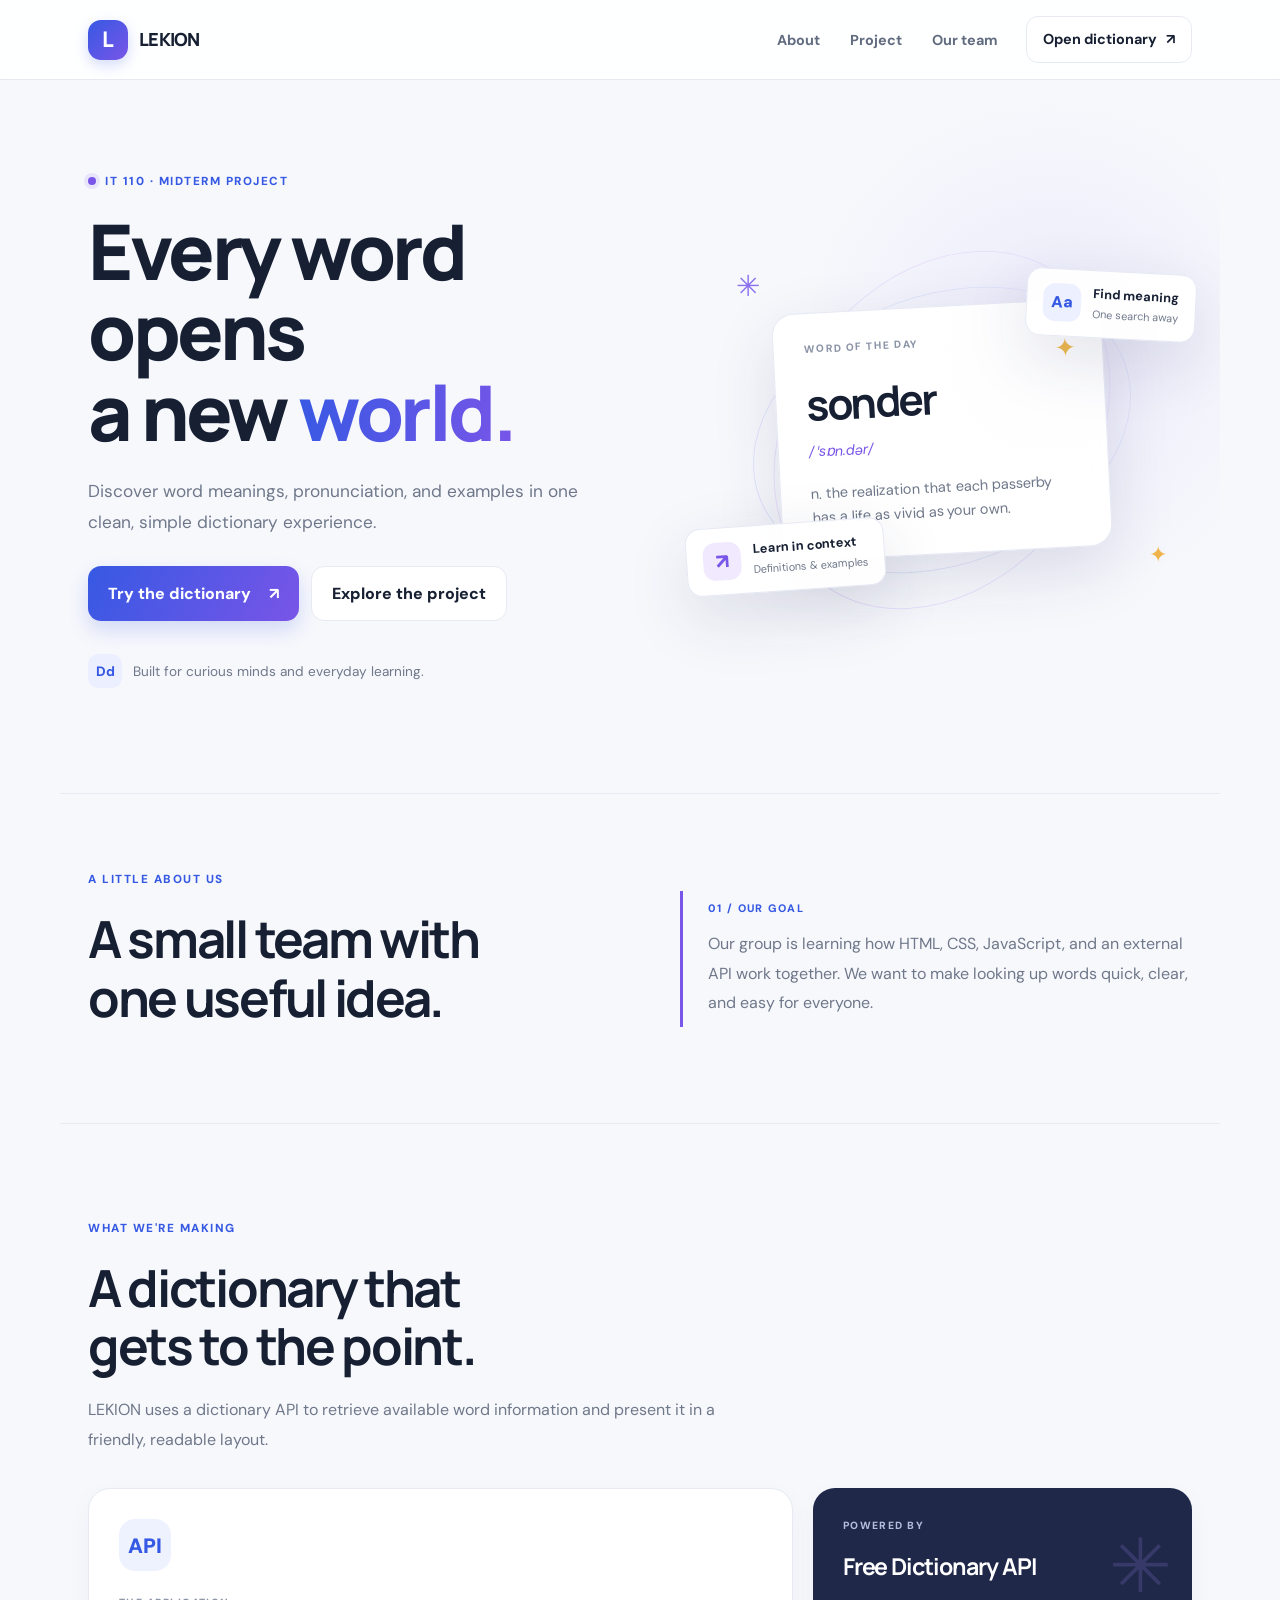
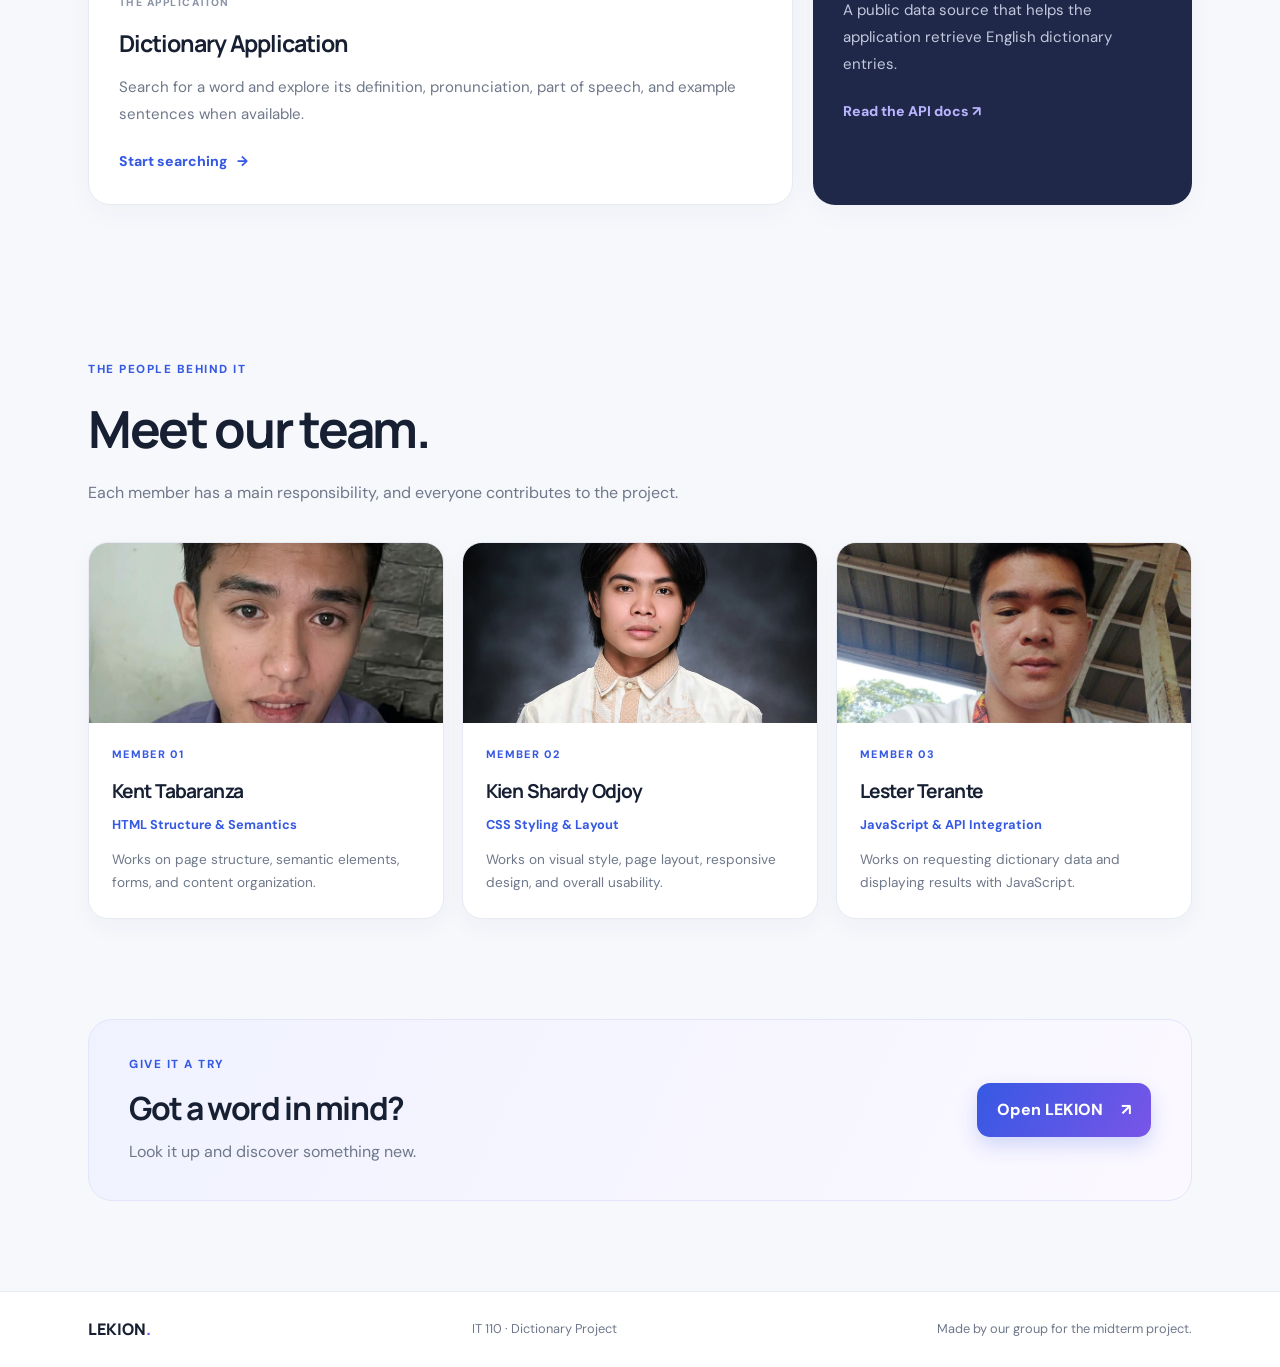
<file: index.html>
<!DOCTYPE html>
<html lang="en">
<head>
  <meta charset="UTF-8">
  <meta name="viewport" content="width=device-width, initial-scale=1.0">
  <meta name="description" content="LEKION is a dictionary website for exploring word meanings, pronunciation, and examples.">
  <title>LEKION | Our Dictionary Project</title>
  <link rel="stylesheet" href="styles.css">
</head>
<body>
  <header class="site-header">
    <nav class="nav-wrap" aria-label="Main navigation">
      <a class="brand" href="index.html" aria-label="LEKION home">
        <span class="brand-mark" aria-hidden="true">L</span><span>LEKION</span>
      </a>
      <ul class="nav-links">
        <li><a href="#about">About</a></li>
        <li><a href="#project">Project</a></li>
        <li><a href="#members">Our team</a></li>
      </ul>
      <a class="nav-cta" href="app.html">Open dictionary <span aria-hidden="true">↗</span></a>
    </nav>
  </header>

  <main>
    <section class="portfolio-hero" id="about">
      <div class="hero-copy">
        <p class="eyebrow"><span class="eyebrow-dot"></span> IT 110 · Midterm Project</p>
        <h1>Every word opens<br>a new <span>world.</span></h1>
        <p class="hero-description">Discover word meanings, pronunciation, and examples in one clean, simple dictionary experience.</p>
        <div class="hero-actions">
          <a class="button" href="app.html">Try the dictionary <span aria-hidden="true">↗</span></a>
          <a class="button button-light" href="#project">Explore the project</a>
        </div>
        <div class="hero-proof"><span class="proof-icon">Dd</span><span>Built for curious minds and everyday learning.</span></div>
      </div>
      <div class="hero-visual" aria-label="Decorative word cards">
        <div class="visual-orbit orbit-one"></div><div class="visual-orbit orbit-two"></div>
        <div class="floating-card card-main"><span class="card-label">WORD OF THE DAY</span><strong>sonder</strong><em>/ˈsɒn.dər/</em><p>n. the realization that each passerby has a life as vivid as your own.</p><span class="card-spark">✦</span></div>
        <div class="floating-card card-small card-top"><span class="mini-symbol">Aa</span><span><b>Find meaning</b><small>One search away</small></span></div>
        <div class="floating-card card-small card-bottom"><span class="mini-symbol purple">↗</span><span><b>Learn in context</b><small>Definitions & examples</small></span></div>
        <span class="decor-star star-one">✳</span><span class="decor-star star-two">✦</span>
      </div>
    </section>

    <section class="portfolio-section about-section">
      <div class="about-grid">
        <div><p class="eyebrow">A little about us</p><h2 class="section-heading">A small team with<br>one useful idea.</h2></div>
        <div class="about-note"><span class="note-number">01 / OUR GOAL</span><p>Our group is learning how HTML, CSS, JavaScript, and an external API work together. We want to make looking up words quick, clear, and easy for everyone.</p></div>
      </div>
    </section>

    <section class="portfolio-section project-section" id="project">
      <p class="eyebrow">What we're making</p>
      <h2 class="section-heading">A dictionary that<br>gets to the point.</h2>
      <p class="section-copy">LEKION uses a dictionary API to retrieve available word information and present it in a friendly, readable layout.</p>
      <div class="project-grid">
        <article class="project-card"><div class="project-icon">API</div><span class="card-label">THE APPLICATION</span><h3>Dictionary Application</h3><p>Search for a word and explore its definition, pronunciation, part of speech, and example sentences when available.</p><a href="app.html" class="text-link">Start searching <span aria-hidden="true">→</span></a></article>
        <aside class="api-card"><div class="api-orb">✳</div><span class="card-label">POWERED BY</span><h3>Free Dictionary API</h3><p>A public data source that helps the application retrieve English dictionary entries.</p><a class="text-link" href="https://freedictionaryapi.com/" target="_blank" rel="noopener noreferrer">Read the API docs ↗</a></aside>
      </div>
    </section>

    <section class="portfolio-section team-section" id="members">
      <p class="eyebrow">The people behind it</p>
      <h2 class="section-heading">Meet our team.</h2>
      <p class="section-copy">Each member has a main responsibility, and everyone contributes to the project.</p>
      <div class="team-grid">
        <article class="member-card"><div class="member-photo-wrap"><img class="member-photo" src="Kent.jpg" alt="Kent Tabaranza" loading="lazy" onerror="this.style.display='none'"><span class="photo-fallback">KT</span></div><div class="member-info"><span class="member-number">MEMBER 01</span><h3>Kent Tabaranza</h3><p class="member-role">HTML Structure &amp; Semantics</p><p>Works on page structure, semantic elements, forms, and content organization.</p></div></article>
        <article class="member-card"><div class="member-photo-wrap"><img class="member-photo" src="Kien.jpg" alt="Kien Shardy Odjoy" loading="lazy" onerror="this.style.display='none'"><span class="photo-fallback">KO</span></div><div class="member-info"><span class="member-number">MEMBER 02</span><h3>Kien Shardy Odjoy</h3><p class="member-role">CSS Styling &amp; Layout</p><p>Works on visual style, page layout, responsive design, and overall usability.</p></div></article>
        <article class="member-card"><div class="member-photo-wrap"><img class="member-photo" src="Lester.jpg" alt="Lester Terante" loading="lazy" onerror="this.style.display='none'"><span class="photo-fallback">LT</span></div><div class="member-info"><span class="member-number">MEMBER 03</span><h3>Lester Terante</h3><p class="member-role">JavaScript &amp; API Integration</p><p>Works on requesting dictionary data and displaying results with JavaScript.</p></div></article>
      </div>
    </section>

    <section class="app-callout"><div><p class="eyebrow">Give it a try</p><h2>Got a word in mind?</h2><p>Look it up and discover something new.</p></div><a class="button" href="app.html">Open LEKION <span aria-hidden="true">↗</span></a></section>
  </main>
  <footer class="site-footer"><div class="footer-inner"><a class="footer-brand" href="index.html">LEKION<span>.</span></a><p>IT 110 · Dictionary Project</p><p>Made by our group for the midterm project.</p></div></footer>
</body>
</html>
</file>
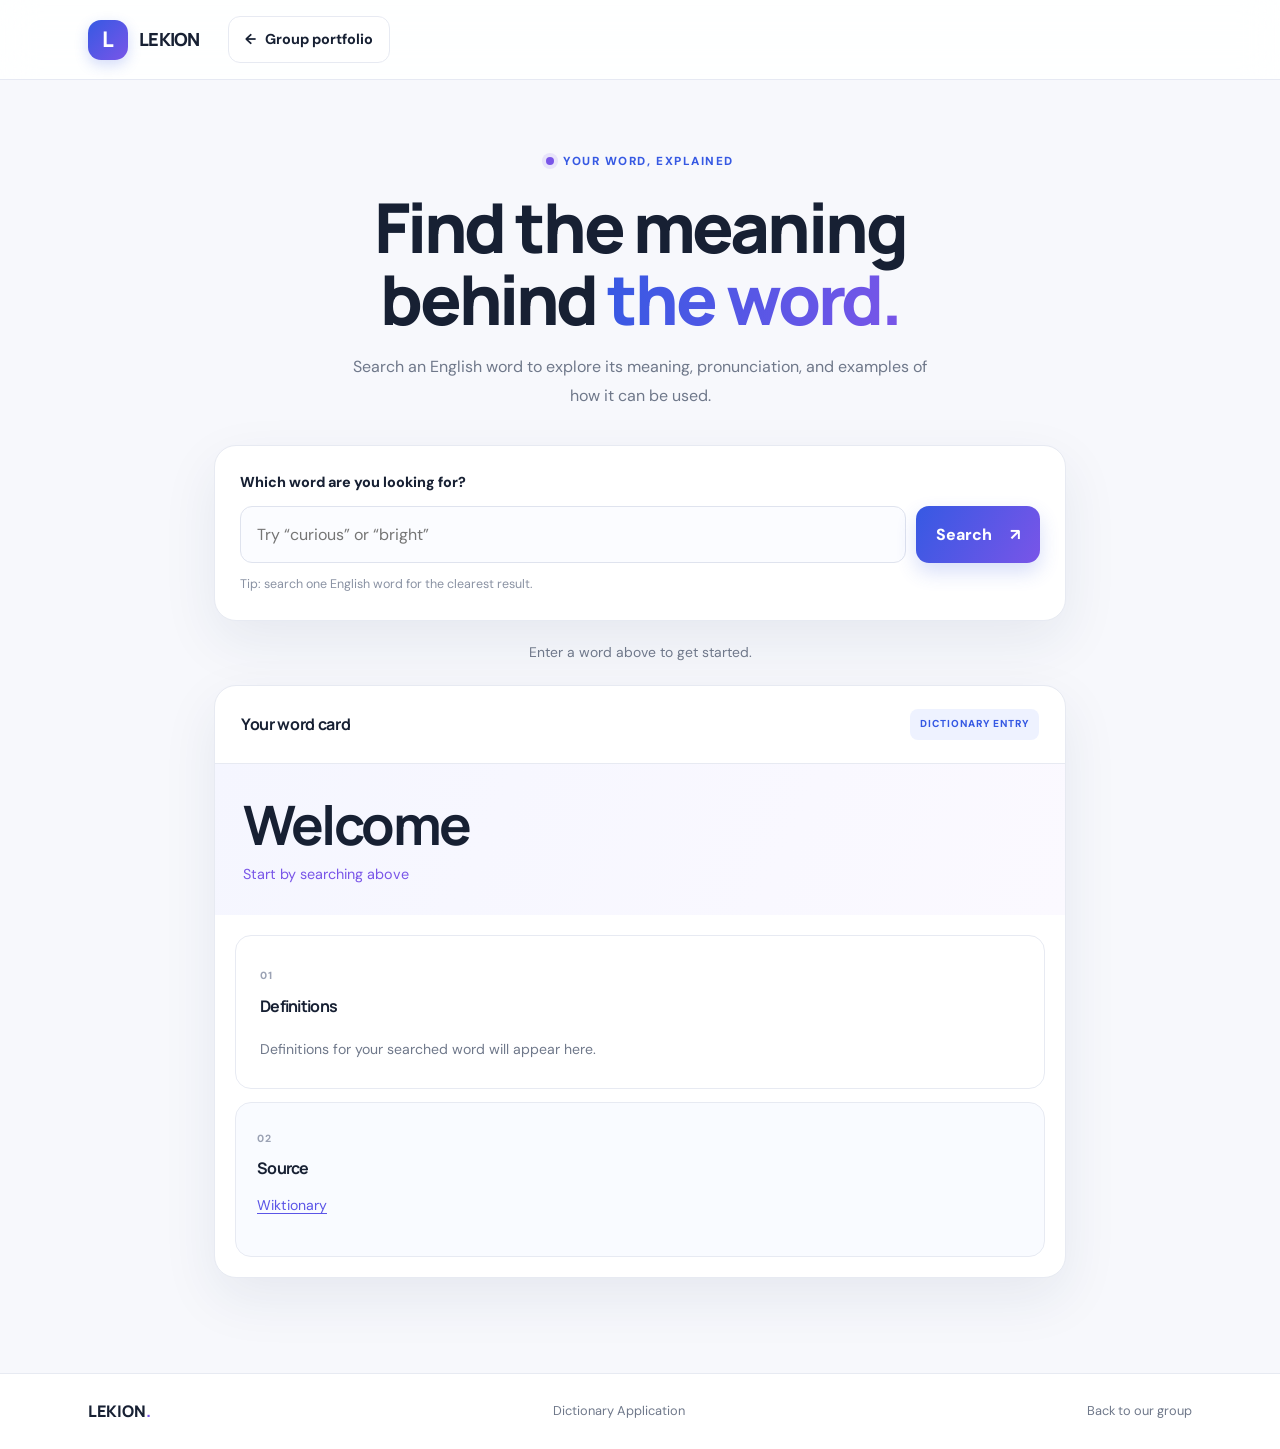
<file: app.html>
<!DOCTYPE html>
<html lang="en">
<head>
  <meta charset="UTF-8">
  <meta name="viewport" content="width=device-width, initial-scale=1.0">
  <meta name="description" content="Use LEKION to look up definitions, pronunciation, and example sentences.">
  <title>LEKION | Dictionary</title>
  <link rel="stylesheet" href="styles.css">
  <script src="script.js" defer></script>
</head>
<body class="dictionary-page">
  <header class="site-header">
    <nav class="nav-wrap" aria-label="Main navigation">
      <a class="brand" href="index.html" aria-label="LEKION home"><span class="brand-mark" aria-hidden="true">L</span><span>LEKION</span></a>
      <a class="nav-cta" href="index.html"><span aria-hidden="true">←</span> Group portfolio</a>
    </nav>
  </header>
  <main class="dictionary-main">
    <section class="dictionary-intro">
      <p class="eyebrow"><span class="eyebrow-dot"></span> YOUR WORD, EXPLAINED</p>
      <h1>Find the meaning<br>behind <span>the word.</span></h1>
      <p>Search an English word to explore its meaning, pronunciation, and examples of how it can be used.</p>
    </section>

    <section class="search-panel" aria-labelledby="search-title">
      <form id="dictionaryForm">
        <label id="search-title" for="wordInput">Which word are you looking for?</label>
        <div class="search-row"><input type="text" id="wordInput" name="word" placeholder="Try “curious” or “bright”" autocomplete="off" required><button class="button" id="searchButton" type="submit">Search <span aria-hidden="true">↗</span></button></div>
        <p class="search-hint">Tip: search one English word for the clearest result.</p>
      </form>
    </section>

    <p id="statusMessage" class="status-message" role="status" aria-live="polite">Enter a word above to get started.</p>
    <section id="errorMessage" class="error-message" aria-live="polite" hidden><h2>We couldn't find that word.</h2><p id="errorText">Please check the spelling and try again.</p></section>

    <section id="dictionaryResult" class="dictionary-result" aria-live="polite" aria-labelledby="resultHeading">
      <div class="result-topline"><h2 id="resultHeading">Your word card</h2><span class="result-tag">DICTIONARY ENTRY</span></div>
      <article class="word-information"><div><h3 id="word">Welcome</h3><p id="phonetic">Start by searching above</p></div><button id="audioButton" class="audio-button" type="button" aria-label="Play pronunciation" hidden>▶</button></article>
      <div class="result-details result-details-full">
        <article class="detail-card definitions-card"><span class="detail-number">01</span><h3>Definitions</h3><div id="allEntries"><p>Definitions for your searched word will appear here.</p></div></article>
        <article class="detail-card source"><span class="detail-number">02</span><h3>Source</h3><p><a id="source" href="https://freedictionaryapi.com/" target="_blank" rel="noopener noreferrer">Wiktionary</a></p></article>
      </div>
    </section>
  </main>
  <footer class="site-footer"><div class="footer-inner"><a class="footer-brand" href="index.html">LEKION<span>.</span></a><p>Dictionary Application</p><p><a href="index.html">Back to our group</a></p></div></footer>
</body>
</html>
</file>
<file: styles.css>
@import url('https://fonts.googleapis.com/css2?family=DM+Sans:wght@400;500;600;700&family=Manrope:wght@400;500;600;700;800&display=swap');
:root {
    --ink:#172033;
    --muted:#6f788a;
    --blue:#3659e3;
    --purple:#7955e8;
    --line:#e7eaf2;
    --paper:#f7f8fc;
    --white:#fff;
    --soft-blue:#eef2ff;
    --shadow:0 20px 55px rgba(30,45,90,.08)
}
* {
    box-sizing:border-box
}
html {
    scroll-behavior:smooth;
    scroll-padding-top:95px
}
body {
    margin:0;
    background:var(--paper);
    color:var(--ink);
    font-family:"DM Sans",Arial,sans-serif;
    line-height:1.6
}
a {
    color:inherit;
    text-decoration:none
}
button,input {
    font:inherit
}
.site-header {
    position:sticky;
    top:0;
    z-index:20;
    background:rgba(255,255,255,.88);
    backdrop-filter:blur(18px);
    border-bottom:1px solid rgba(226,230,241,.85)
}
.nav-wrap {
    max-width:1160px;
    margin:auto;
    padding:16px 28px;
    display:flex;
    align-items:center;
    gap:28px;
    min-height:76px
}
.brand {
    display:inline-flex;
    align-items:center;
    gap:11px;
    font-family:Manrope,sans-serif;
    font-size:1.13rem;
    font-weight:800;
    letter-spacing:-.04em
}
.brand-mark {
    width:40px;
    height:40px;
    display:grid;
    place-items:center;
    border-radius:13px;
    background:linear-gradient(135deg,var(--blue),var(--purple));
    color:white;
    font-size:1.35rem;
    font-weight:900;
    box-shadow:0 5px 14px rgba(54,89,227,.22);
    transition:transform .18s ease,box-shadow .18s ease
}
.brand:hover .brand-mark {
    transform:translateY(-2px) rotate(-4deg);
    box-shadow:0 8px 20px rgba(54,89,227,.3)
}
.nav-links {
    display:flex;
    list-style:none;
    align-items:center;
    gap:30px;
    margin:0 0 0 auto;
    padding:0
}
.nav-links a,.nav-cta {
    font-size:.9rem;
    font-weight:700;
    color:#626c80;
    transition:color .2s
}
.nav-links a:hover,.nav-cta:hover {
    color:var(--blue)
}
.nav-cta {
    display:inline-flex;
    align-items:center;
    gap:9px;
    padding:11px 16px;
    border:1px solid var(--line);
    border-radius:12px;
    background:white;
    color:var(--ink)
}
.portfolio-hero {
    position:relative;
    overflow:hidden;
    display:grid;
    grid-template-columns:1.05fr .95fr;
    gap:50px;
    align-items:center;
    max-width:1160px;
    margin:0 auto;
    padding:92px 28px 105px;
    min-height:570px
}
.portfolio-hero:before {
    content:"";
    position:absolute;
    width:520px;
    height:520px;
    border-radius:50%;
    background:radial-gradient(circle,rgba(112,90,239,.09),transparent 68%);
    right:-90px;
    top:10px;
    pointer-events:none
}
.hero-copy {
    position:relative;
    z-index:1
}
.eyebrow {
    display:flex;
    align-items:center;
    gap:9px;
    margin:0 0 20px;
    color:var(--blue);
    font-size:.73rem;
    font-weight:800;
    letter-spacing:.13em;
    text-transform:uppercase
}
.eyebrow-dot {
    width:8px;
    height:8px;
    border-radius:50%;
    background:var(--purple);
    box-shadow:0 0 0 4px rgba(121,85,232,.12)
}
h1,h2,h3,p {
    margin-top:0
}
h1,h2,h3 {
    font-family:Manrope,"DM Sans",sans-serif;
    letter-spacing:-.045em
}
.portfolio-hero h1,.dictionary-intro h1 {
    font-size:clamp(3.1rem,6vw,5.15rem);
    line-height:1.05;
    margin:0 0 23px;
    font-weight:800
}
h1 span,.section-heading span {
    color:var(--blue)
}
.portfolio-hero h1 span,.dictionary-intro h1 span {
    background:linear-gradient(100deg,var(--blue),var(--purple));
    -webkit-background-clip:text;
    background-clip:text;
    color:transparent
}
.hero-description {
    max-width:510px;
    color:var(--muted);
    font-size:1.08rem;
    line-height:1.8;
    margin-bottom:28px
}
.hero-actions {
    display:flex;
    flex-wrap:wrap;
    gap:12px
}
.button {
    display:inline-flex;
    align-items:center;
    justify-content:center;
    gap:18px;
    border:0;
    border-radius:13px;
    padding:14px 20px;
    background:linear-gradient(120deg,var(--blue),var(--purple));
    color:white;
    font-weight:800;
    box-shadow:0 9px 20px rgba(54,89,227,.2);
    cursor:pointer;
    transition:transform .2s,box-shadow .2s
}
.button:hover {
    transform:translateY(-2px);
    box-shadow:0 13px 26px rgba(54,89,227,.28)
}
.button-light {
    background:white;
    color:var(--ink);
    border:1px solid var(--line);
    box-shadow:none
}
.button-light:hover {
    box-shadow:var(--shadow)
}
.hero-proof {
    display:flex;
    align-items:center;
    gap:11px;
    color:var(--muted);
    font-size:.85rem;
    margin-top:33px
}
.proof-icon {
    display:grid;
    place-items:center;
    width:34px;
    height:34px;
    border-radius:10px;
    background:#ecefff;
    color:var(--blue);
    font-weight:800
}
.hero-visual {
    position:relative;
    display:grid;
    place-items:center;
    min-height:365px
}
.visual-orbit {
    position:absolute;
    border:1px solid #e0e4fa;
    border-radius:50%;
    transform:rotate(-20deg)
}
.orbit-one {
    width:390px;
    height:270px
}
.orbit-two {
    width:300px;
    height:390px;
    transform:rotate(38deg);
    border-color:#e8e0fb
}
.floating-card {
    position:relative;
    background:rgba(255,255,255,.94);
    border:1px solid rgba(229,232,244,.95);
    border-radius:22px;
    box-shadow:0 22px 65px rgba(37,47,94,.13)
}
.card-main {
    z-index:2;
    width:min(330px,90%);
    padding:28px 30px;
    transform:rotate(-3deg)
}
.card-label {
    display:block;
    color:#8b93a6;
    font-size:.65rem;
    font-weight:800;
    letter-spacing:.14em;
    margin-bottom:13px
}
.card-main strong {
    display:block;
    font-family:Manrope,sans-serif;
    font-size:2.65rem;
    letter-spacing:-.06em
}
.card-main em {
    display:block;
    color:var(--purple);
    font-size:.9rem;
    margin:2px 0 18px
}
.card-main p {
    font-size:.91rem;
    line-height:1.7;
    color:var(--muted);
    margin:0;
    max-width:245px
}
.card-spark {
    position:absolute;
    right:25px;
    top:28px;
    color:#f1b94e;
    font-size:1.6rem
}
.card-small {
    position:absolute;
    z-index:3;
    display:flex;
    align-items:center;
    gap:12px;
    padding:13px 16px;
    border-radius:15px;
    transform:rotate(3deg)
}
.card-top {
    top:23px;
    right:-4px
}
.card-bottom {
    bottom:22px;
    left:-5px;
    transform:rotate(-4deg)
}
.mini-symbol {
    display:grid;
    place-items:center;
    width:38px;
    height:38px;
    border-radius:12px;
    background:#edf0ff;
    color:var(--blue);
    font-weight:900
}
.mini-symbol.purple {
    background:#f1eaff;
    color:var(--purple);
    font-size:1.3rem
}
.card-small b,.card-small small {
    display:block
}
.card-small b {
    font-size:.8rem
}
.card-small small {
    font-size:.68rem;
    color:var(--muted);
    margin-top:2px
}
.decor-star {
    position:absolute;
    color:#8a70ee
}
.star-one {
    top:15px;
    left:45px;
    font-size:1.8rem
}
.star-two {
    bottom:40px;
    right:25px;
    font-size:1.35rem;
    color:#f0b64b
}
.portfolio-section {
    max-width:1160px;
    margin:0 auto;
    padding:76px 28px
}
.about-section {
    border-top:1px solid var(--line);
    border-bottom:1px solid var(--line)
}
.about-grid {
    display:grid;
    grid-template-columns:1fr 1fr;
    gap:80px;
    align-items:center
}
.section-heading {
    font-size:clamp(2.2rem,4vw,3.35rem);
    line-height:1.15;
    margin:0 0 20px
}
.about-note {
    border-left:3px solid var(--purple);
    padding:9px 0 9px 25px
}
.note-number,.member-number {
    display:block;
    color:var(--blue);
    font-size:.68rem;
    letter-spacing:.12em;
    font-weight:800;
    margin-bottom:12px
}
.about-note p,.section-copy {
    max-width:650px;
    color:var(--muted);
    line-height:1.85;
    margin:0
}
.project-section {
    padding-top:95px;
    padding-bottom:95px
}
.project-section>.section-copy,.team-section>.section-copy {
    margin-bottom:32px
}
.project-grid {
    display:grid;
    grid-template-columns:1.3fr .7fr;
    gap:20px;
    margin-top:34px
}
.project-card,.api-card {
    position:relative;
    overflow:hidden;
    border:1px solid var(--line);
    border-radius:22px;
    padding:30px;
    background:white;
    box-shadow:0 8px 28px rgba(35,46,86,.035)
}
.project-icon {
    display:grid;
    place-items:center;
    width:52px;
    height:52px;
    border-radius:16px;
    background:var(--soft-blue);
    color:var(--blue);
    font-weight:900;
    font-size:1.3rem;
    margin-bottom:24px
}
.project-card h3,.api-card h3 {
    font-size:1.45rem;
    margin:0 0 12px
}
.project-card p,.api-card p {
    color:var(--muted);
    line-height:1.8;
    font-size:.94rem
}
.text-link {
    display:inline-flex;
    gap:10px;
    align-items:center;
    color:var(--blue);
    font-size:.88rem;
    font-weight:800;
    margin-top:7px
}
.api-card {
    background:#202849;
    color:white;
    border:0
}
.api-card .card-label {
    color:#b4bcdb
}
.api-card h3 {
    color:white
}
.api-card p {
    color:#c2c9de
}
.api-orb {
    position:absolute;
    right:20px;
    top:18px;
    font-size:4.7rem;
    color:rgba(160,145,255,.18)
}
.api-card .text-link {
    color:#b9b4ff
}
.team-section {
    padding-top:60px;
    padding-bottom:100px
}
.team-grid {
    display:grid;
    grid-template-columns:repeat(3,minmax(0,1fr));
    gap:18px;
    margin-top:35px
}
.member-card {
    overflow:hidden;
    background:white;
    border:1px solid var(--line);
    border-radius:20px;
    box-shadow:0 8px 25px rgba(35,46,86,.04)
}
.member-photo-wrap {
    height:180px;
    background:linear-gradient(135deg,#e9edff,#f2eaff);
    position:relative;
    display:grid;
    place-items:center;
    overflow:hidden
}
.member-photo {
    position:absolute;
    width:100%;
    height:100%;
    object-fit:cover;
    z-index:1
}
.photo-fallback {
    font-family:Manrope,sans-serif;
    font-size:2.5rem;
    font-weight:800;
    color:#7d83d6
}
.member-info {
    padding:23px
}
.member-info h3 {
    font-size:1.2rem;
    margin:0 0 8px
}
.member-role {
    color:var(--blue)!important;
    font-weight:700;
    font-size:.8rem!important;
    margin-bottom:11px!important
}
.member-info p {
    font-size:.85rem;
    color:var(--muted);
    line-height:1.75;
    margin-bottom:0
}
.app-callout {
    max-width:1104px;
    margin:0 auto 90px;
    padding:35px 40px;
    display:flex;
    justify-content:space-between;
    align-items:center;
    gap:24px;
    border:1px solid #e3e5fb;
    border-radius:24px;
    background:linear-gradient(115deg,#f0f2ff,#fbf8ff)
}
.app-callout .eyebrow {
    margin-bottom:9px
}
.app-callout h2 {
    font-size:2rem;
    margin:0 0 5px
}
.app-callout p:not(.eyebrow) {
    color:var(--muted);
    margin:0
}
.site-footer {
    border-top:1px solid var(--line);
    background:#fff
}
.footer-inner {
    max-width:1160px;
    margin:auto;
    padding:25px 28px;
    display:flex;
    align-items:center;
    justify-content:space-between;
    gap:18px;
    color:var(--muted);
    font-size:.8rem
}
.footer-inner p {
    margin:0
}
.footer-brand {
    font-family:Manrope,sans-serif;
    font-weight:900;
    font-size:1rem;
    color:var(--ink)
}
.footer-brand span {
    color:var(--purple)
}
.dictionary-main {
    max-width:900px;
    margin:0 auto;
    padding:72px 24px 95px
}
.dictionary-intro {
    text-align:center;
    margin:0 auto 34px;
    max-width:680px
}
.dictionary-intro .eyebrow {
    justify-content:center
}
.dictionary-intro h1 {
    font-size:clamp(2.7rem,6vw,4.3rem);
    margin-bottom:18px
}
.dictionary-intro>p:last-child {
    max-width:590px;
    margin:0 auto;
    color:var(--muted);
    line-height:1.8
}
.search-panel {
    background:white;
    border:1px solid var(--line);
    border-radius:22px;
    padding:25px;
    box-shadow:var(--shadow)
}
.search-panel label {
    display:block;
    font-weight:800;
    font-size:.9rem;
    margin-bottom:12px
}
.search-row {
    display:flex;
    gap:10px
}
.search-row input {
    min-width:0;
    flex:1;
    padding:15px 16px;
    border:1px solid #dfe3ee;
    border-radius:12px;
    outline:none;
    color:var(--ink);
    background:#fbfcff;
    transition:border-color .2s,box-shadow .2s
}
.search-row input:focus {
    border-color:var(--blue);
    box-shadow:0 0 0 4px rgba(54,89,227,.1)
}
.search-hint {
    font-size:.78rem;
    color:#8a92a3;
    margin:12px 0 0
}
.status-message {
    min-height:24px;
    text-align:center;
    color:var(--muted);
    font-size:.87rem;
    margin:20px 0
}
.status-message.loading {
    color:var(--blue)
}
.status-message.success {
    color:#24845a
}
.status-message.error {
    color:#c43d52
}
.dictionary-result {
    overflow:hidden;
    background:white;
    border:1px solid var(--line);
    border-radius:22px;
    box-shadow:var(--shadow)
}
.result-topline {
    display:flex;
    justify-content:space-between;
    align-items:center;
    gap:15px;
    padding:23px 26px;
    border-bottom:1px solid var(--line)
}
.result-topline h2 {
    font-size:1rem;
    margin:0;
    letter-spacing:-.02em
}
.result-tag {
    font-size:.63rem;
    letter-spacing:.1em;
    font-weight:800;
    color:var(--blue);
    background:var(--soft-blue);
    padding:7px 10px;
    border-radius:8px
}
.word-information {
    display:flex;
    align-items:center;
    justify-content:space-between;
    gap:20px;
    padding:29px 28px;
    background:linear-gradient(115deg,#f5f6ff,#fbf9ff)
}
.word-information h3 {
    font-size:clamp(2.3rem,6vw,3.4rem);
    line-height:1.15;
    margin:0 0 8px;
    overflow-wrap:anywhere
}
.word-information p {
    margin:0;
    color:var(--purple);
    font-size:.9rem
}
.audio-button {
    width:46px;
    height:46px;
    flex:0 0 46px;
    border:0;
    border-radius:15px;
    background:white;
    color:var(--blue);
    box-shadow:0 4px 14px rgba(50,60,110,.1);
    cursor:pointer
}
.result-details {
    display:grid;
    grid-template-columns:1fr 1fr;
    gap:13px;
    padding:20px
}
.detail-card {
    position:relative;
    border:1px solid var(--line);
    border-radius:16px;
    padding:21px;
    min-height:155px
}
.detail-number {
    font-size:.65rem;
    font-weight:800;
    color:#9ba2b4;
    letter-spacing:.1em
}
.detail-card h3 {
    font-size:1rem;
    margin:7px 0 11px
}
.detail-card p {
    font-size:.88rem;
    color:var(--muted);
    line-height:1.8;
    margin-bottom:0;
    overflow-wrap:anywhere
}
.detail-card .part-of-speech {
    display:inline-block;
    margin-bottom:8px;
    padding:3px 8px;
    border-radius:7px;
    background:#f0edff;
    color:#6d50cc;
    font-size:.73rem;
    font-weight:800
}
.example {
    background:#fbfaff
}
.source {
    background:#f9fbff
}
.search-note {
    background:#fcfbff
}
.error-message {
    padding:20px;
    margin:16px 0;
    border:1px solid #f3cdd3;
    border-radius:15px;
    background:#fff5f6;
    color:#9e2637
}
.error-message h2 {
    font-size:1rem;
    margin:0 0 5px
}
.error-message p {
    margin:0;
    font-size:.88rem
}
[hidden] {
    display:none!important
}
@media(max-width:800px) {
    .nav-wrap {
        padding:13px 20px;
        gap:15px
    }
    .nav-links {
        gap:16px
    }
    .portfolio-hero {
        grid-template-columns:1fr;
        padding:70px 24px 80px;
        gap:25px
    }
    .hero-visual {
        min-height:340px
    }
    .about-grid {
        gap:35px
    }
    .project-grid {
        grid-template-columns:1fr 1fr
    }
    .team-grid {
        grid-template-columns:1fr 1fr
    }
    .app-callout {
        margin:0 20px 65px
    }
    .footer-inner {
        flex-wrap:wrap
    }
    .portfolio-section {
        padding-left:24px;
        padding-right:24px
    }
}
@media(max-width:560px) {
    .nav-wrap {
        min-height:66px;
        padding:11px 16px
    }
    .brand {
        font-size:1rem
    }
    .brand-mark {
        width:36px;
        height:36px
    }
    .nav-links {
        display:none
    }
    .nav-cta {
        margin-left:auto;
        font-size:.78rem;
        padding:9px 11px
    }
    .portfolio-hero {
        padding:56px 20px 65px;
        min-height:unset
    }
    .portfolio-hero h1 {
        font-size:3.1rem
    }
    .hero-description {
        font-size:1rem
    }
    .hero-visual {
        min-height:310px
    }
    .orbit-one {
        width:300px;
        height:220px
    }
    .orbit-two {
        width:240px;
        height:300px
    }
    .card-main {
        width:280px;
        padding:24px
    }
    .card-main strong {
        font-size:2.25rem
    }
    .card-top {
        right:-2px;
        top:8px
    }
    .card-bottom {
        left:-2px;
        bottom:10px
    }
    .portfolio-section {
        padding:60px 20px
    }
    .about-grid {
        grid-template-columns:1fr;
        gap:20px
    }
    .section-heading {
        font-size:2.35rem
    }
    .project-grid,.team-grid {
        grid-template-columns:1fr
    }
    .member-photo-wrap {
        height:205px
    }
    .app-callout {
        margin:0 16px 55px;
        padding:27px 22px;
        align-items:flex-start;
        flex-direction:column
    }
    .app-callout h2 {
        font-size:1.7rem
    }
    .footer-inner {
        padding:24px 20px;
        display:grid;
        grid-template-columns:1fr;
        gap:8px
    }
    .dictionary-main {
        padding:50px 16px 65px
    }
    .dictionary-intro h1 {
        font-size:2.8rem
    }
    .search-panel {
        padding:18px;
        border-radius:18px
    }
    .search-row {
        flex-direction:column
    }
    .search-row .button {
        width:100%
    }
    .result-topline {
        padding:18px;
        align-items:flex-start
    }
    .result-tag {
        font-size:.56rem
    }
    .word-information {
        padding:24px 20px
    }
    .result-details {
        grid-template-columns:1fr;
        padding:13px
    }
    .detail-card {
        min-height:unset;
        padding:18px
    }
}
@media(prefers-reduced-motion:reduce) {
    html {
        scroll-behavior:auto
    }
    *,*::before,*::after {
        transition:none!important
    }
}
#source {
    color:#5b55e7;
    text-decoration:underline;
    text-underline-offset:3px
}
#source:hover {
    color:#3932b8
}
.search-note #partsOfSpeech {
    text-transform:capitalize
}
.result-details-full {
    grid-template-columns:minmax(0,1fr);
}
.definitions-card {
    min-height:unset;
    padding:25px 24px;
}
.definitions-card h3 {
    margin-bottom:18px;
}
.dictionary-entry {
    padding:0 0 18px;
}
.dictionary-entry.entry-separated {
    padding-top:20px;
    border-top:1px solid var(--line);
}
.entry-part-of-speech {
    font-family:Manrope,"DM Sans",sans-serif;
    font-size:1.15rem;
    font-style:italic;
    font-weight:800;
    color:var(--blue);
    margin:0 0 12px;
    text-transform:lowercase;
}
.definition-list {
    padding-left:24px;
    margin:0;
}
.definition-list li {
    padding-left:2px;
    margin:0 0 8px;
    color:var(--ink);
}
.definition-text {
    margin:0;
    font-size:.94rem;
    line-height:1.65;
    white-space:normal;
}
.definition-example {
    margin:12px 0 4px!important;
    color:#777f91!important;
    font-size:.88rem!important;
    font-style:italic;
    line-height:1.7!important;
}
.dictionary-entry:last-child {
    padding-bottom:0;
}
@media(max-width:560px) {
    .definitions-card {
        padding:18px 16px
    }
    .entry-part-of-speech {
        font-size:1.05rem
    }
}
</file>
